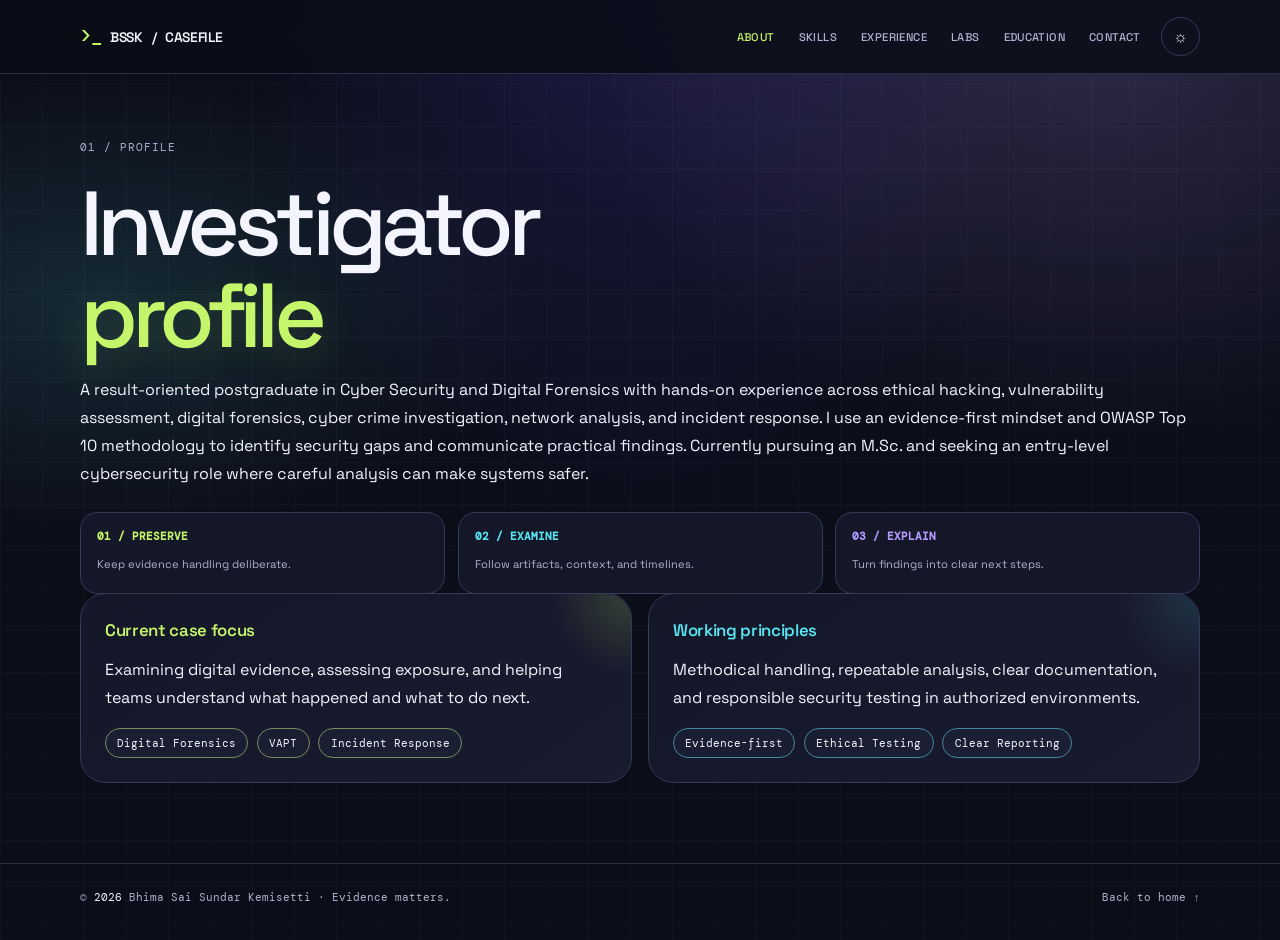
<file: about.html>
<!doctype html>
<html lang="en">
<head>
  <meta charset="utf-8"><meta name="viewport" content="width=device-width, initial-scale=1">
  <meta name="description" content="About Bhima Sai Sundar Kemisetti, a postgraduate in Cyber Security and Digital Forensics.">
  <meta property="og:title" content="About | Bhima Sai Sundar Kemisetti"><meta property="og:description" content="An evidence-first cyber security and digital forensics investigator."><meta property="og:type" content="website">
  <meta name="theme-color" content="#090909"><title>About | Bhima Sai Sundar Kemisetti</title>
  <link rel="icon" href="data:image/svg+xml,%3Csvg xmlns='http://www.w3.org/2000/svg' viewBox='0 0 64 64'%3E%3Crect width='64' height='64' rx='12' fill='%23090909'/%3E%3Ctext x='11' y='44' fill='%23F4F4F2' font-family='monospace' font-size='34'%3E%3E_%3C/text%3E%3C/svg%3E">
  <link rel="preconnect" href="https://fonts.googleapis.com"><link rel="preconnect" href="https://fonts.gstatic.com" crossorigin>
  <link href="https://fonts.googleapis.com/css2?family=DM+Mono:wght@400;500&family=Space+Grotesk:wght@400;500;600;700&display=swap" rel="stylesheet"><link rel="stylesheet" href="assets/pages.css">
</head>
<body><a class="skip-link" href="#main">Skip to content</a>
<header class="site-header"><nav class="container nav-wrap" aria-label="Main navigation">
  <a class="brand" href="index.html"><span class="brand-mark" aria-hidden="true">&gt;_</span> BSSK<span aria-hidden="true">/</span>CASEFILE</a>
  <div class="nav-right"><div class="nav-links"><a href="about.html" aria-current="page">ABOUT</a><a href="skills.html">SKILLS</a><a href="experience.html">EXPERIENCE</a><a href="projects.html">LABS</a><a href="education.html">EDUCATION</a><a href="contact.html">CONTACT</a></div><button class="theme-toggle" id="theme-toggle" type="button" aria-label="Switch to light theme" title="Toggle color theme">☼</button></div>
</nav></header>
<main id="main" class="container"><div class="eyebrow">01 / Profile</div><header class="page-heading"><h1>Investigator <span>profile</span></h1></header>
  <p class="intro">A result-oriented postgraduate in Cyber Security and Digital Forensics with hands-on experience across ethical hacking, vulnerability assessment, digital forensics, cyber crime investigation, network analysis, and incident response. I use an evidence-first mindset and OWASP Top 10 methodology to identify security gaps and communicate practical findings. Currently pursuing an M.Sc. and seeking an entry-level cybersecurity role where careful analysis can make systems safer.</p>
  <div class="about-method" aria-label="Investigation mindset"><div class="method-step"><strong>01 / Preserve</strong><span>Keep evidence handling deliberate.</span></div><div class="method-step"><strong>02 / Examine</strong><span>Follow artifacts, context, and timelines.</span></div><div class="method-step"><strong>03 / Explain</strong><span>Turn findings into clear next steps.</span></div></div>
  <div class="grid">
    <article class="card"><h3>Current case focus</h3><p>Examining digital evidence, assessing exposure, and helping teams understand what happened and what to do next.</p><div class="tag-list"><span class="tag">Digital Forensics</span><span class="tag">VAPT</span><span class="tag">Incident Response</span></div></article>
    <article class="card"><h3>Working principles</h3><p>Methodical handling, repeatable analysis, clear documentation, and responsible security testing in authorized environments.</p><div class="tag-list"><span class="tag">Evidence-first</span><span class="tag">Ethical Testing</span><span class="tag">Clear Reporting</span></div></article>
  </div>
</main><footer class="page-footer"><div class="container footer-line"><span>© <span data-current-year></span> Bhima Sai Sundar Kemisetti · Evidence matters.</span><a href="index.html">Back to home ↑</a></div></footer>
<script src="assets/pages.js"></script></body></html>
</file>
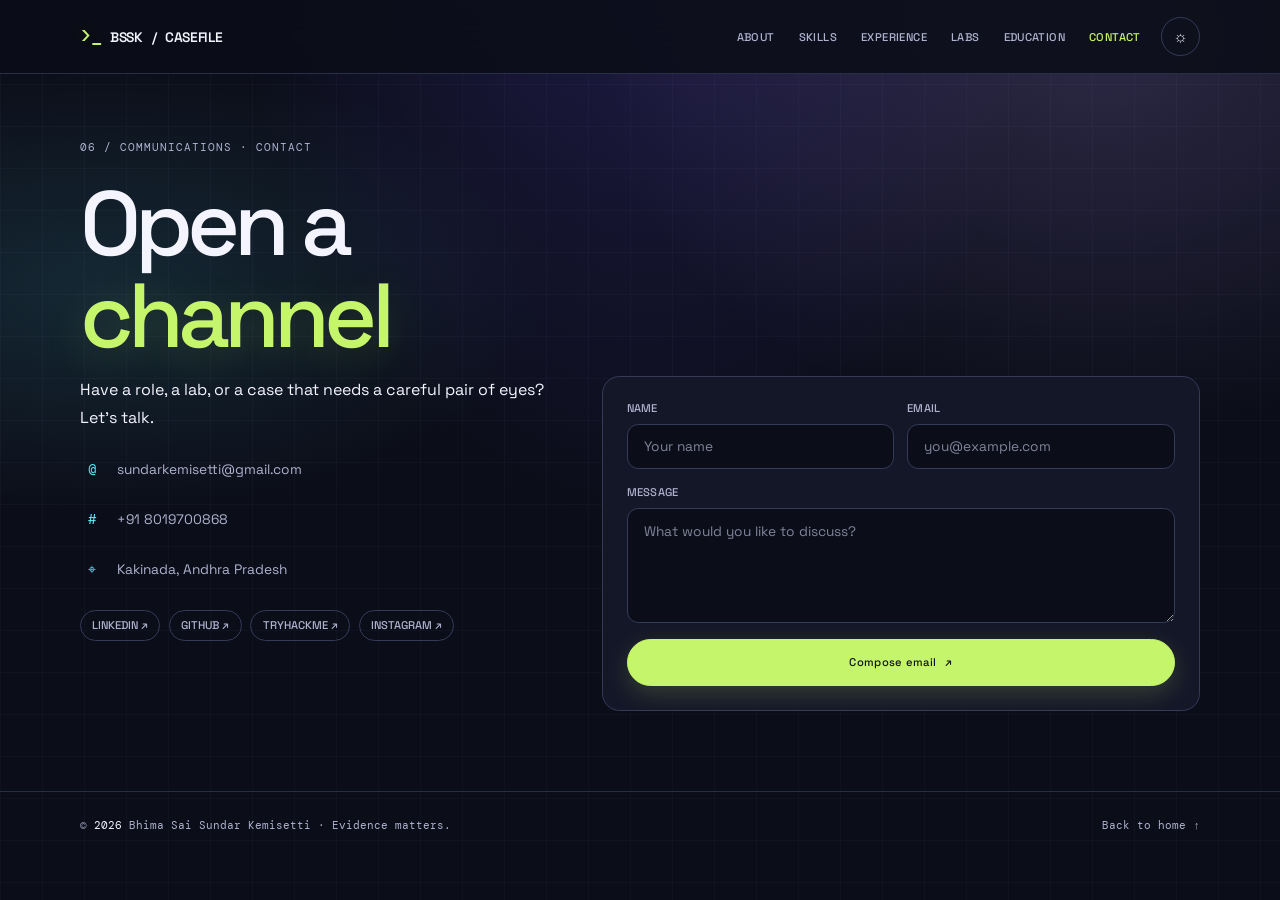
<file: contact.html>
<!doctype html>
<html lang="en">
<head>
  <meta charset="utf-8"><meta name="viewport" content="width=device-width, initial-scale=1">
  <meta name="description" content="Contact Bhima Sai Sundar Kemisetti for cybersecurity opportunities and collaboration.">
  <meta property="og:title" content="Contact | Bhima Sai Sundar Kemisetti"><meta property="og:description" content="Get in touch about roles, labs, and collaboration."><meta property="og:type" content="website">
  <meta name="theme-color" content="#090909"><title>Contact | Bhima Sai Sundar Kemisetti</title>
  <link rel="icon" href="data:image/svg+xml,%3Csvg xmlns='http://www.w3.org/2000/svg' viewBox='0 0 64 64'%3E%3Crect width='64' height='64' rx='12' fill='%23090909'/%3E%3Ctext x='11' y='44' fill='%23F4F4F2' font-family='monospace' font-size='34'%3E%3E_%3C/text%3E%3C/svg%3E">
  <link rel="preconnect" href="https://fonts.googleapis.com"><link rel="preconnect" href="https://fonts.gstatic.com" crossorigin>
  <link href="https://fonts.googleapis.com/css2?family=DM+Mono:wght@400;500&family=Space+Grotesk:wght@400;500;600;700&display=swap" rel="stylesheet"><link rel="stylesheet" href="assets/pages.css">
</head>
<body><a class="skip-link" href="#main">Skip to content</a>
<header class="site-header"><nav class="container nav-wrap" aria-label="Main navigation">
  <a class="brand" href="index.html"><span class="brand-mark" aria-hidden="true">&gt;_</span> BSSK<span aria-hidden="true">/</span>CASEFILE</a>
  <div class="nav-right"><div class="nav-links"><a href="about.html">ABOUT</a><a href="skills.html">SKILLS</a><a href="experience.html">EXPERIENCE</a><a href="projects.html">LABS</a><a href="education.html">EDUCATION</a><a href="contact.html" aria-current="page">CONTACT</a></div><button class="theme-toggle" id="theme-toggle" type="button" aria-label="Switch to light theme" title="Toggle color theme">☼</button></div>
</nav></header>
<main id="main" class="container"><div class="eyebrow">06 / Communications · Contact</div><header class="page-heading"><h1>Open a <span>channel</span></h1></header>
  <div class="contact-grid">
    <div><p class="intro">Have a role, a lab, or a case that needs a careful pair of eyes? Let’s talk.</p><div class="contact-list">
      <a class="contact-item" data-contact-email-link><span class="contact-icon" aria-hidden="true">@</span><span data-contact-email>sundarkemisetti@gmail.com</span></a>
      <a class="contact-item" href="tel:+918019700868"><span class="contact-icon" aria-hidden="true">#</span>+91 8019700868</a>
      <div class="contact-item"><span class="contact-icon" aria-hidden="true">⌖</span>Kakinada, Andhra Pradesh</div>
    </div>
    <div class="social-row" aria-label="Social and lab profiles"><a data-profile-link="linkedin">LINKEDIN ↗</a><a data-profile-link="github">GITHUB ↗</a><a data-profile-link="tryhackme">TRYHACKME ↗</a><a data-profile-link="instagram">INSTAGRAM ↗</a></div>
    </div>
    <form class="contact-form" id="contact-form"><div class="form-row">
      <label for="sender-name">NAME<input id="sender-name" name="name" autocomplete="name" placeholder="Your name" required></label>
      <label for="sender-email">EMAIL<input id="sender-email" name="email" type="email" autocomplete="email" placeholder="you@example.com" required></label>
    </div><label for="message">MESSAGE<textarea id="message" name="message" placeholder="What would you like to discuss?" required></textarea></label>
    <button class="button primary" type="submit">Compose email <span aria-hidden="true">↗</span></button></form>
  </div>
</main><footer class="page-footer"><div class="container footer-line"><span>© <span data-current-year></span> Bhima Sai Sundar Kemisetti · Evidence matters.</span><a href="index.html">Back to home ↑</a></div></footer>
<script src="assets/portfolio-config.js"></script><script src="assets/pages.js"></script></body></html>
</file>
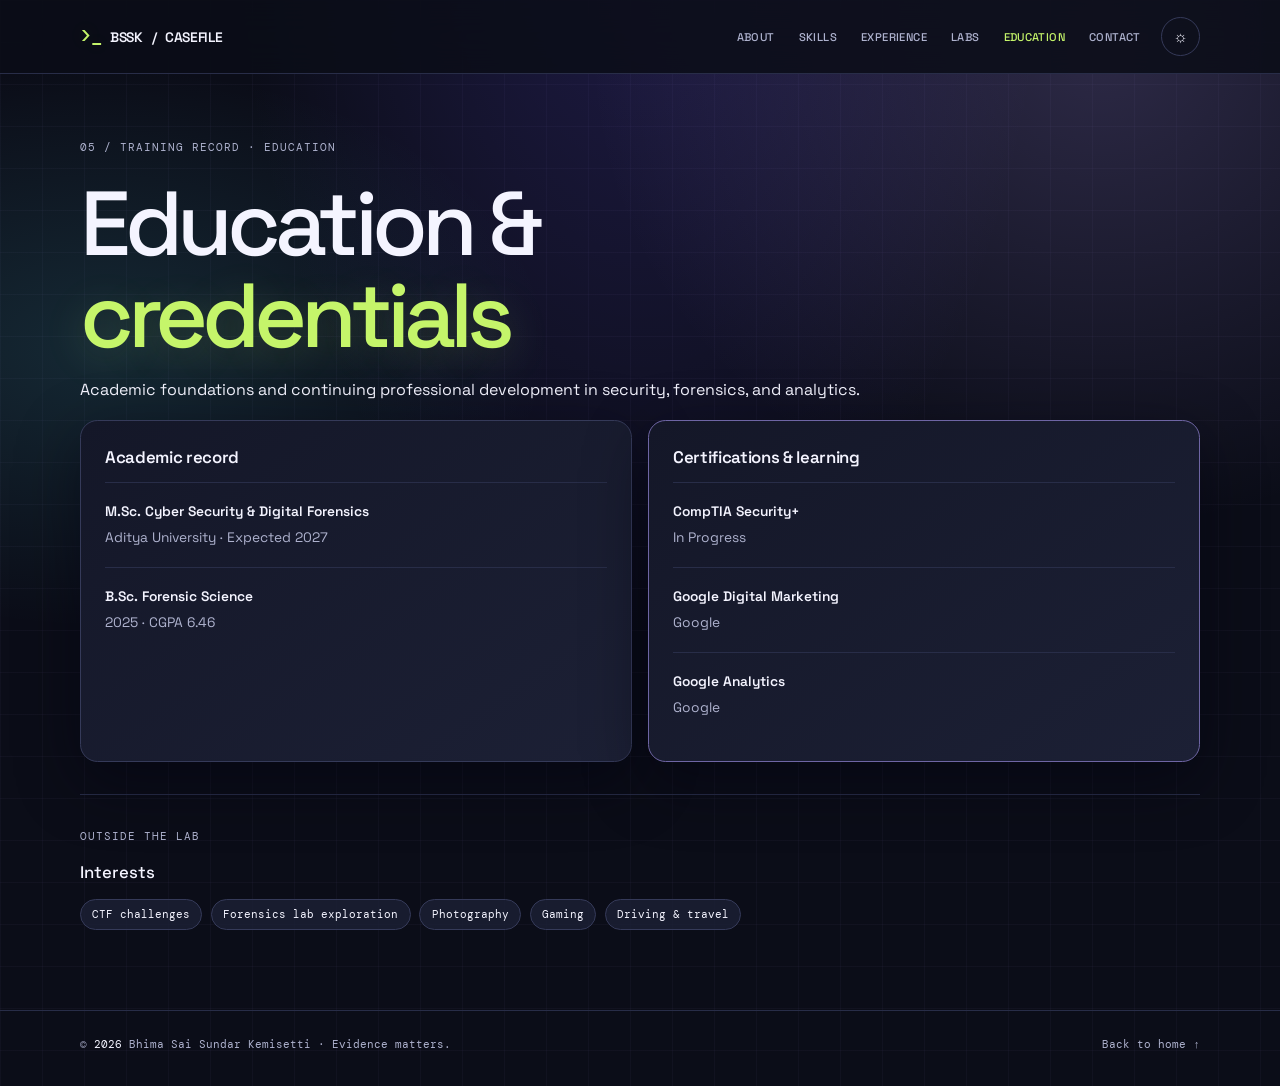
<file: education.html>
<!doctype html>
<html lang="en">
<head>
  <meta charset="utf-8"><meta name="viewport" content="width=device-width, initial-scale=1">
  <meta name="description" content="Education and certifications of Bhima Sai Sundar Kemisetti.">
  <meta property="og:title" content="Education | Bhima Sai Sundar Kemisetti"><meta property="og:description" content="Academic record and certifications."><meta property="og:type" content="website">
  <meta name="theme-color" content="#090909"><title>Education | Bhima Sai Sundar Kemisetti</title>
  <link rel="icon" href="data:image/svg+xml,%3Csvg xmlns='http://www.w3.org/2000/svg' viewBox='0 0 64 64'%3E%3Crect width='64' height='64' rx='12' fill='%23090909'/%3E%3Ctext x='11' y='44' fill='%23F4F4F2' font-family='monospace' font-size='34'%3E%3E_%3C/text%3E%3C/svg%3E">
  <link rel="preconnect" href="https://fonts.googleapis.com"><link rel="preconnect" href="https://fonts.gstatic.com" crossorigin>
  <link href="https://fonts.googleapis.com/css2?family=DM+Mono:wght@400;500&family=Space+Grotesk:wght@400;500;600;700&display=swap" rel="stylesheet"><link rel="stylesheet" href="assets/pages.css">
</head>
<body><a class="skip-link" href="#main">Skip to content</a>
<header class="site-header"><nav class="container nav-wrap" aria-label="Main navigation">
  <a class="brand" href="index.html"><span class="brand-mark" aria-hidden="true">&gt;_</span> BSSK<span aria-hidden="true">/</span>CASEFILE</a>
  <div class="nav-right"><div class="nav-links"><a href="about.html">ABOUT</a><a href="skills.html">SKILLS</a><a href="experience.html">EXPERIENCE</a><a href="projects.html">LABS</a><a href="education.html" aria-current="page">EDUCATION</a><a href="contact.html">CONTACT</a></div><button class="theme-toggle" id="theme-toggle" type="button" aria-label="Switch to light theme" title="Toggle color theme">☼</button></div>
</nav></header>
<main id="main" class="container"><div class="eyebrow">05 / Training record · Education</div><header class="page-heading"><h1>Education & <span>credentials</span></h1></header>
  <p class="intro">Academic foundations and continuing professional development in security, forensics, and analytics.</p>
  <div class="education-grid">
    <section class="edu-column" aria-labelledby="academic-title"><h3 id="academic-title">Academic record</h3><div class="edu-entry"><strong>M.Sc. Cyber Security & Digital Forensics</strong><span>Aditya University · Expected 2027</span></div><div class="edu-entry"><strong>B.Sc. Forensic Science</strong><span>2025 · CGPA 6.46</span></div></section>
    <section class="edu-column" aria-labelledby="cert-title"><h3 id="cert-title">Certifications & learning</h3><div class="edu-entry"><strong>CompTIA Security+</strong><span>In Progress</span></div><div class="edu-entry"><strong>Google Digital Marketing</strong><span>Google</span></div><div class="edu-entry"><strong>Google Analytics</strong><span>Google</span></div></section>
  </div>
  <section class="education-interests" aria-labelledby="interests-title"><div class="eyebrow">Outside the lab</div><h2 id="interests-title">Interests</h2><div class="tag-list"><span class="tag">CTF challenges</span><span class="tag">Forensics lab exploration</span><span class="tag">Photography</span><span class="tag">Gaming</span><span class="tag">Driving & travel</span></div></section>
</main><footer class="page-footer"><div class="container footer-line"><span>© <span data-current-year></span> Bhima Sai Sundar Kemisetti · Evidence matters.</span><a href="index.html">Back to home ↑</a></div></footer>
<script src="assets/pages.js"></script></body></html>
</file>
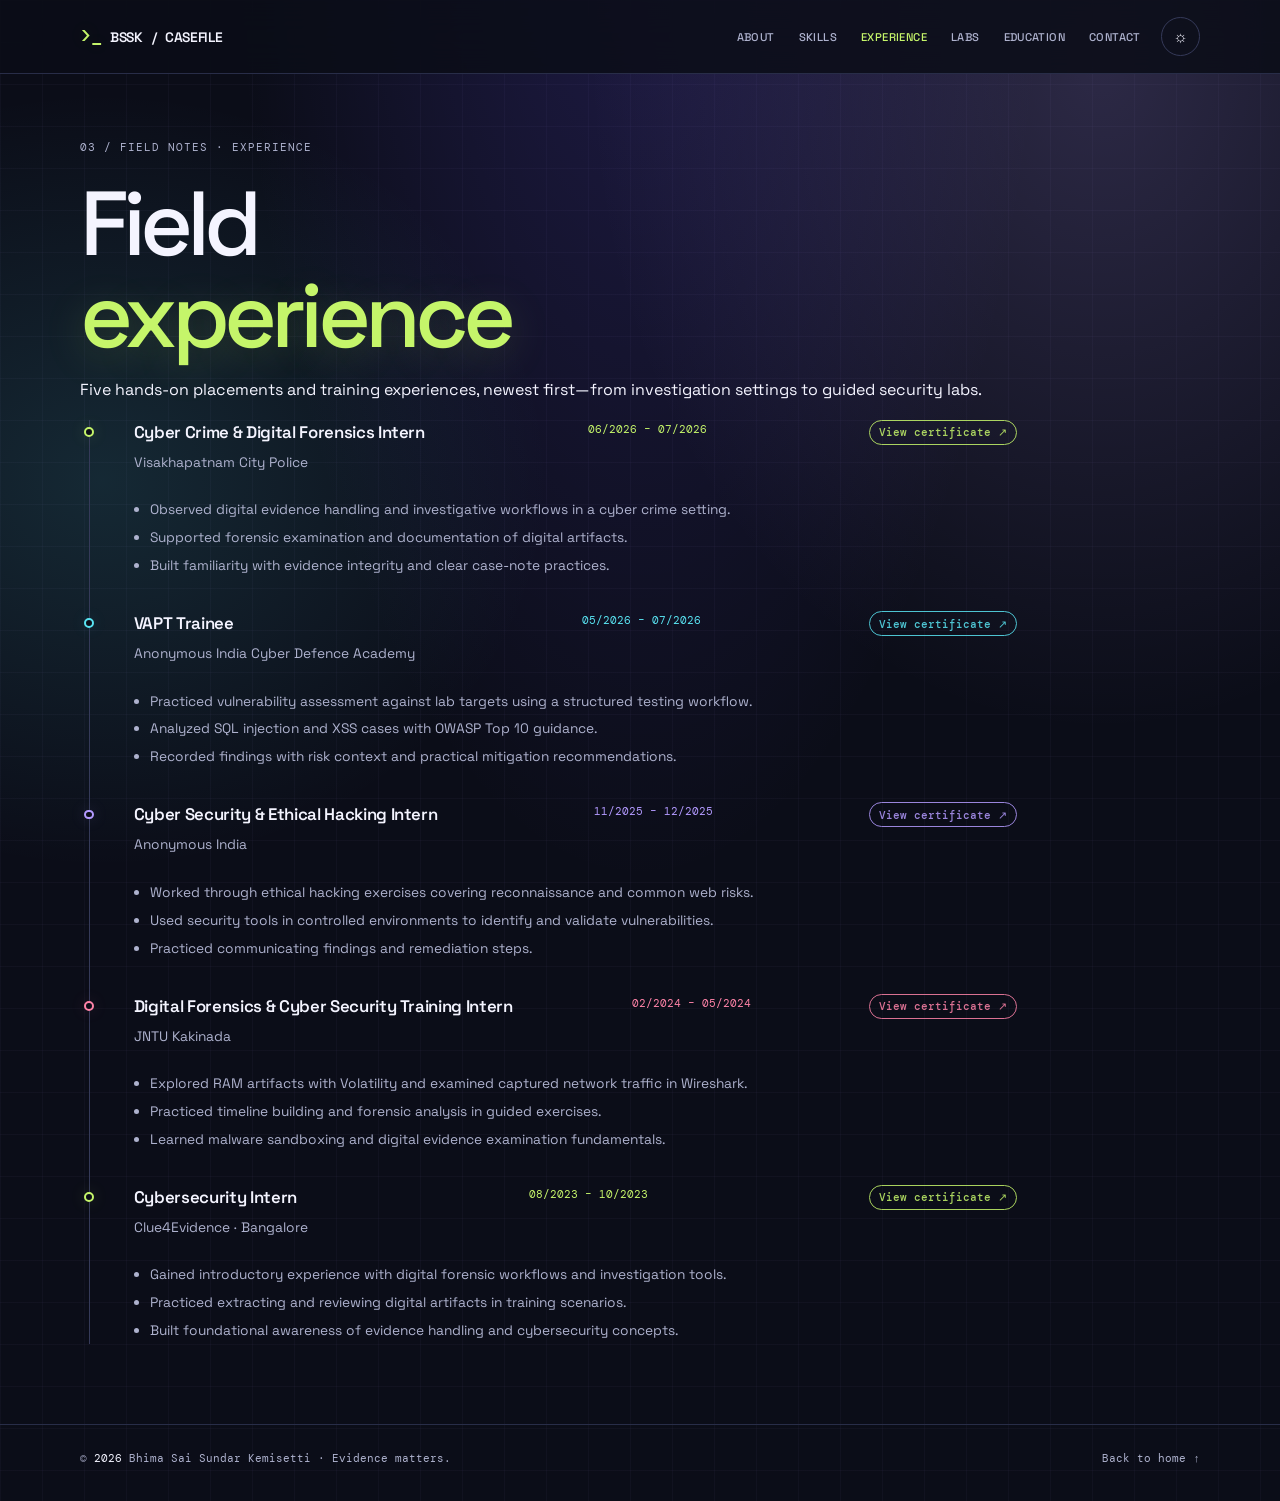
<file: experience.html>
<!doctype html>
<html lang="en">
<head>
  <meta charset="utf-8"><meta name="viewport" content="width=device-width, initial-scale=1">
  <meta name="description" content="Internship and training experience in cyber crime, VAPT, ethical hacking, and digital forensics.">
  <meta property="og:title" content="Experience | Bhima Sai Sundar Kemisetti"><meta property="og:description" content="Cybersecurity and digital forensics field experience."><meta property="og:type" content="website">
  <meta name="theme-color" content="#090909"><title>Experience | Bhima Sai Sundar Kemisetti</title>
  <link rel="icon" href="data:image/svg+xml,%3Csvg xmlns='http://www.w3.org/2000/svg' viewBox='0 0 64 64'%3E%3Crect width='64' height='64' rx='12' fill='%23090909'/%3E%3Ctext x='11' y='44' fill='%23F4F4F2' font-family='monospace' font-size='34'%3E%3E_%3C/text%3E%3C/svg%3E">
  <link rel="preconnect" href="https://fonts.googleapis.com"><link rel="preconnect" href="https://fonts.gstatic.com" crossorigin>
  <link href="https://fonts.googleapis.com/css2?family=DM+Mono:wght@400;500&family=Space+Grotesk:wght@400;500;600;700&display=swap" rel="stylesheet"><link rel="stylesheet" href="assets/pages.css">
</head>
<body><a class="skip-link" href="#main">Skip to content</a>
<header class="site-header"><nav class="container nav-wrap" aria-label="Main navigation">
  <a class="brand" href="index.html"><span class="brand-mark" aria-hidden="true">&gt;_</span> BSSK<span aria-hidden="true">/</span>CASEFILE</a>
  <div class="nav-right"><div class="nav-links"><a href="about.html">ABOUT</a><a href="skills.html">SKILLS</a><a href="experience.html" aria-current="page">EXPERIENCE</a><a href="projects.html">LABS</a><a href="education.html">EDUCATION</a><a href="contact.html">CONTACT</a></div><button class="theme-toggle" id="theme-toggle" type="button" aria-label="Switch to light theme" title="Toggle color theme">☼</button></div>
</nav></header>
<main id="main" class="container"><div class="eyebrow">03 / Field notes · Experience</div><header class="page-heading"><h1>Field <span>experience</span></h1></header>
  <p class="intro">Five hands-on placements and training experiences, newest first—from investigation settings to guided security labs.</p>
  <div class="timeline">
    <article class="timeline-item" data-cert="cyber-crime-intern"><div class="timeline-head"><div><h3>Cyber Crime & Digital Forensics Intern</h3><p class="timeline-org">Visakhapatnam City Police</p></div><span class="timeline-date">06/2026 – 07/2026</span></div><ul><li>Observed digital evidence handling and investigative workflows in a cyber crime setting.</li><li>Supported forensic examination and documentation of digital artifacts.</li><li>Built familiarity with evidence integrity and clear case-note practices.</li></ul></article>
    <article class="timeline-item" data-cert="vapt-trainee"><div class="timeline-head"><div><h3>VAPT Trainee</h3><p class="timeline-org">Anonymous India Cyber Defence Academy</p></div><span class="timeline-date">05/2026 – 07/2026</span></div><ul><li>Practiced vulnerability assessment against lab targets using a structured testing workflow.</li><li>Analyzed SQL injection and XSS cases with OWASP Top 10 guidance.</li><li>Recorded findings with risk context and practical mitigation recommendations.</li></ul></article>
    <article class="timeline-item" data-cert="ethical-hacking-intern"><div class="timeline-head"><div><h3>Cyber Security & Ethical Hacking Intern</h3><p class="timeline-org">Anonymous India</p></div><span class="timeline-date">11/2025 – 12/2025</span></div><ul><li>Worked through ethical hacking exercises covering reconnaissance and common web risks.</li><li>Used security tools in controlled environments to identify and validate vulnerabilities.</li><li>Practiced communicating findings and remediation steps.</li></ul></article>
    <article class="timeline-item" data-cert="jntu-intern"><div class="timeline-head"><div><h3>Digital Forensics & Cyber Security Training Intern</h3><p class="timeline-org">JNTU Kakinada</p></div><span class="timeline-date">02/2024 – 05/2024</span></div><ul><li>Explored RAM artifacts with Volatility and examined captured network traffic in Wireshark.</li><li>Practiced timeline building and forensic analysis in guided exercises.</li><li>Learned malware sandboxing and digital evidence examination fundamentals.</li></ul></article>
    <article class="timeline-item" data-cert="clue4evidence-intern"><div class="timeline-head"><div><h3>Cybersecurity Intern</h3><p class="timeline-org">Clue4Evidence · Bangalore</p></div><span class="timeline-date">08/2023 – 10/2023</span></div><ul><li>Gained introductory experience with digital forensic workflows and investigation tools.</li><li>Practiced extracting and reviewing digital artifacts in training scenarios.</li><li>Built foundational awareness of evidence handling and cybersecurity concepts.</li></ul></article>
  </div>
</main><footer class="page-footer"><div class="container footer-line"><span>© <span data-current-year></span> Bhima Sai Sundar Kemisetti · Evidence matters.</span><a href="index.html">Back to home ↑</a></div></footer>
<script src="assets/pages.js"></script><script src="assets/certificates.js"></script></body></html>
</file>
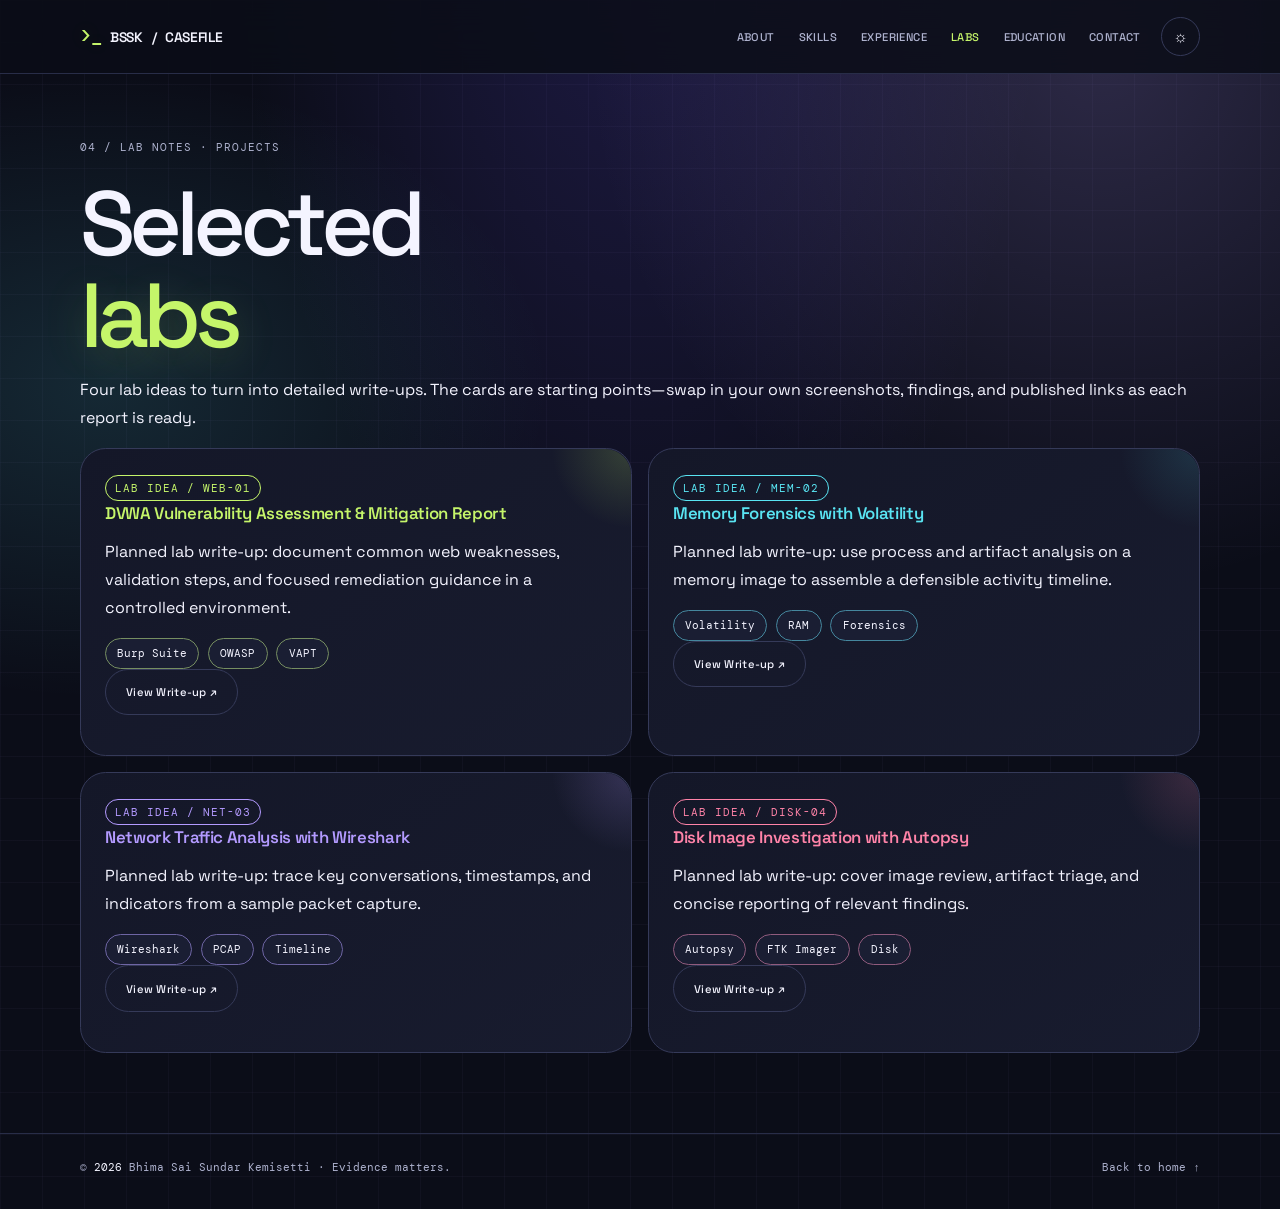
<file: projects.html>
<!doctype html>
<html lang="en">
<head>
  <meta charset="utf-8"><meta name="viewport" content="width=device-width, initial-scale=1">
  <meta name="description" content="Digital forensics and cybersecurity labs by Bhima Sai Sundar Kemisetti.">
  <meta property="og:title" content="Labs | Bhima Sai Sundar Kemisetti"><meta property="og:description" content="Selected security assessment and forensics lab write-ups."><meta property="og:type" content="website">
  <meta name="theme-color" content="#090909"><title>Labs | Bhima Sai Sundar Kemisetti</title>
  <link rel="icon" href="data:image/svg+xml,%3Csvg xmlns='http://www.w3.org/2000/svg' viewBox='0 0 64 64'%3E%3Crect width='64' height='64' rx='12' fill='%23090909'/%3E%3Ctext x='11' y='44' fill='%23F4F4F2' font-family='monospace' font-size='34'%3E%3E_%3C/text%3E%3C/svg%3E">
  <link rel="preconnect" href="https://fonts.googleapis.com"><link rel="preconnect" href="https://fonts.gstatic.com" crossorigin>
  <link href="https://fonts.googleapis.com/css2?family=DM+Mono:wght@400;500&family=Space+Grotesk:wght@400;500;600;700&display=swap" rel="stylesheet"><link rel="stylesheet" href="assets/pages.css">
</head>
<body><a class="skip-link" href="#main">Skip to content</a>
<header class="site-header"><nav class="container nav-wrap" aria-label="Main navigation">
  <a class="brand" href="index.html"><span class="brand-mark" aria-hidden="true">&gt;_</span> BSSK<span aria-hidden="true">/</span>CASEFILE</a>
  <div class="nav-right"><div class="nav-links"><a href="about.html">ABOUT</a><a href="skills.html">SKILLS</a><a href="experience.html">EXPERIENCE</a><a href="projects.html" aria-current="page">LABS</a><a href="education.html">EDUCATION</a><a href="contact.html">CONTACT</a></div><button class="theme-toggle" id="theme-toggle" type="button" aria-label="Switch to light theme" title="Toggle color theme">☼</button></div>
</nav></header>
<main id="main" class="container"><div class="eyebrow">04 / Lab notes · Projects</div><header class="page-heading"><h1>Selected <span>labs</span></h1></header>
  <p class="intro">Four lab ideas to turn into detailed write-ups. The cards are starting points—swap in your own screenshots, findings, and published links as each report is ready.</p>
  <!-- Update these project summaries, tool tags, and placeholder links with your own work. -->
  <div class="grid">
    <article class="card"><span class="project-id">LAB IDEA / WEB-01</span><h3>DVWA Vulnerability Assessment & Mitigation Report</h3><p>Planned lab write-up: document common web weaknesses, validation steps, and focused remediation guidance in a controlled environment.</p><div class="tag-list"><span class="tag">Burp Suite</span><span class="tag">OWASP</span><span class="tag">VAPT</span></div><p><a class="button" href="#" aria-label="View DVWA write-up (replace placeholder link)">View Write-up ↗</a></p></article>
    <article class="card"><span class="project-id">LAB IDEA / MEM-02</span><h3>Memory Forensics with Volatility</h3><p>Planned lab write-up: use process and artifact analysis on a memory image to assemble a defensible activity timeline.</p><div class="tag-list"><span class="tag">Volatility</span><span class="tag">RAM</span><span class="tag">Forensics</span></div><p><a class="button" href="#" aria-label="View memory forensics write-up (replace placeholder link)">View Write-up ↗</a></p></article>
    <article class="card"><span class="project-id">LAB IDEA / NET-03</span><h3>Network Traffic Analysis with Wireshark</h3><p>Planned lab write-up: trace key conversations, timestamps, and indicators from a sample packet capture.</p><div class="tag-list"><span class="tag">Wireshark</span><span class="tag">PCAP</span><span class="tag">Timeline</span></div><p><a class="button" href="#" aria-label="View network analysis write-up (replace placeholder link)">View Write-up ↗</a></p></article>
    <article class="card"><span class="project-id">LAB IDEA / DISK-04</span><h3>Disk Image Investigation with Autopsy</h3><p>Planned lab write-up: cover image review, artifact triage, and concise reporting of relevant findings.</p><div class="tag-list"><span class="tag">Autopsy</span><span class="tag">FTK Imager</span><span class="tag">Disk</span></div><p><a class="button" href="#" aria-label="View disk investigation write-up (replace placeholder link)">View Write-up ↗</a></p></article>
  </div>
</main><footer class="page-footer"><div class="container footer-line"><span>© <span data-current-year></span> Bhima Sai Sundar Kemisetti · Evidence matters.</span><a href="index.html">Back to home ↑</a></div></footer>
<script src="assets/pages.js"></script></body></html>
</file>
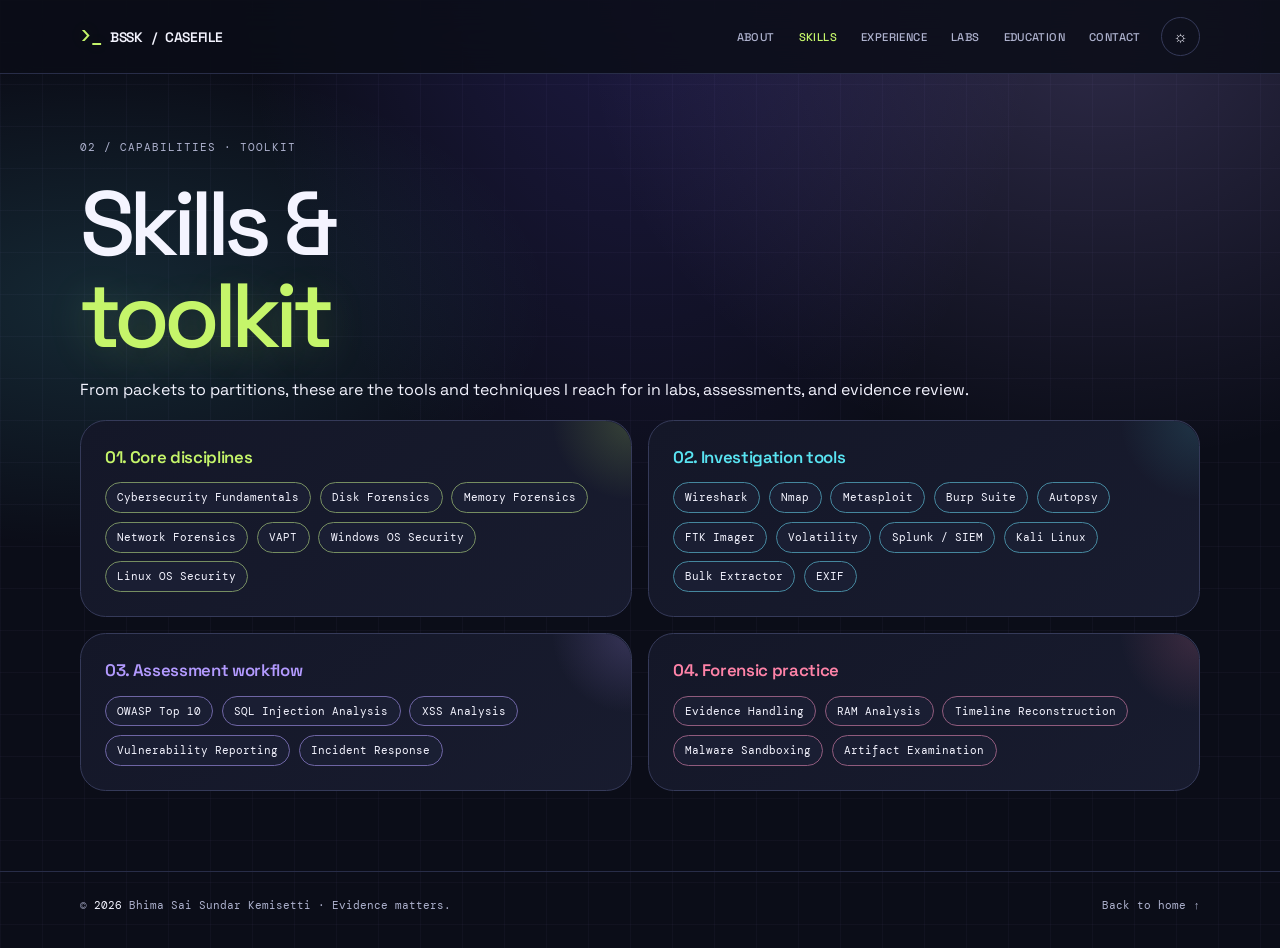
<file: skills.html>
<!doctype html>
<html lang="en">
<head>
  <meta charset="utf-8"><meta name="viewport" content="width=device-width, initial-scale=1">
  <meta name="description" content="Cybersecurity, digital forensics, and investigation skills of Bhima Sai Sundar Kemisetti.">
  <meta property="og:title" content="Skills | Bhima Sai Sundar Kemisetti"><meta property="og:description" content="Core disciplines, tools, assessment workflow, and forensic practice."><meta property="og:type" content="website">
  <meta name="theme-color" content="#090909"><title>Skills | Bhima Sai Sundar Kemisetti</title>
  <link rel="icon" href="data:image/svg+xml,%3Csvg xmlns='http://www.w3.org/2000/svg' viewBox='0 0 64 64'%3E%3Crect width='64' height='64' rx='12' fill='%23090909'/%3E%3Ctext x='11' y='44' fill='%23F4F4F2' font-family='monospace' font-size='34'%3E%3E_%3C/text%3E%3C/svg%3E">
  <link rel="preconnect" href="https://fonts.googleapis.com"><link rel="preconnect" href="https://fonts.gstatic.com" crossorigin>
  <link href="https://fonts.googleapis.com/css2?family=DM+Mono:wght@400;500&family=Space+Grotesk:wght@400;500;600;700&display=swap" rel="stylesheet"><link rel="stylesheet" href="assets/pages.css">
</head>
<body><a class="skip-link" href="#main">Skip to content</a>
<header class="site-header"><nav class="container nav-wrap" aria-label="Main navigation">
  <a class="brand" href="index.html"><span class="brand-mark" aria-hidden="true">&gt;_</span> BSSK<span aria-hidden="true">/</span>CASEFILE</a>
  <div class="nav-right"><div class="nav-links"><a href="about.html">ABOUT</a><a href="skills.html" aria-current="page">SKILLS</a><a href="experience.html">EXPERIENCE</a><a href="projects.html">LABS</a><a href="education.html">EDUCATION</a><a href="contact.html">CONTACT</a></div><button class="theme-toggle" id="theme-toggle" type="button" aria-label="Switch to light theme" title="Toggle color theme">☼</button></div>
</nav></header>
<main id="main" class="container"><div class="eyebrow">02 / Capabilities · Toolkit</div><header class="page-heading"><h1>Skills & <span>toolkit</span></h1></header>
  <p class="intro">From packets to partitions, these are the tools and techniques I reach for in labs, assessments, and evidence review.</p>
  <div class="grid">
    <article class="card"><h3>01. Core disciplines</h3><div class="tag-list"><span class="tag">Cybersecurity Fundamentals</span><span class="tag">Disk Forensics</span><span class="tag">Memory Forensics</span><span class="tag">Network Forensics</span><span class="tag">VAPT</span><span class="tag">Windows OS Security</span><span class="tag">Linux OS Security</span></div></article>
    <article class="card"><h3>02. Investigation tools</h3><div class="tag-list"><span class="tag">Wireshark</span><span class="tag">Nmap</span><span class="tag">Metasploit</span><span class="tag">Burp Suite</span><span class="tag">Autopsy</span><span class="tag">FTK Imager</span><span class="tag">Volatility</span><span class="tag">Splunk / SIEM</span><span class="tag">Kali Linux</span><span class="tag">Bulk Extractor</span><span class="tag">EXIF</span></div></article>
    <article class="card"><h3>03. Assessment workflow</h3><div class="tag-list"><span class="tag">OWASP Top 10</span><span class="tag">SQL Injection Analysis</span><span class="tag">XSS Analysis</span><span class="tag">Vulnerability Reporting</span><span class="tag">Incident Response</span></div></article>
    <article class="card"><h3>04. Forensic practice</h3><div class="tag-list"><span class="tag">Evidence Handling</span><span class="tag">RAM Analysis</span><span class="tag">Timeline Reconstruction</span><span class="tag">Malware Sandboxing</span><span class="tag">Artifact Examination</span></div></article>
  </div>
</main><footer class="page-footer"><div class="container footer-line"><span>© <span data-current-year></span> Bhima Sai Sundar Kemisetti · Evidence matters.</span><a href="index.html">Back to home ↑</a></div></footer>
<script src="assets/pages.js"></script></body></html>
</file>
<file: assets/pages.css>
:root {
  color-scheme: dark;
  --color-bg: #0b0d18;
  --color-surface: #141728;
  --color-raised: #1c2035;
  --color-text: #f4f4ff;
  --color-muted: #aeb2ce;
  --color-accent: #c5f56a;
  --color-lime: #c5f56a;
  --color-aqua: #59e4f2;
  --color-violet: #b39aff;
  --color-coral: #ff83a8;
  --color-border: #353a59;
  --color-border-soft: #282d48;
  --color-inverse: #111322;
  --color-glow: rgba(110, 83, 255, .22);
  --color-haze: rgba(197, 245, 106, .18);
  --color-haze-soft: rgba(89, 228, 242, .13);
  --color-shadow: rgba(1, 3, 15, .48);
  --color-overlay: rgba(11, 13, 24, .86);
  --color-purple-glow: rgba(179, 154, 255, .2);
  --color-coral-glow: rgba(255, 131, 168, .16);
  --cyber-logo-size: clamp(15rem, 43vw, 37rem);
  --cyber-logo-mobile-size: clamp(12rem, 70vw, 22rem);
  --cyber-logo-opacity: .22;
  --cyber-logo-color: var(--color-lime);
  --cyber-logo-glow: var(--color-haze);
  --font-body: "Space Grotesk", Arial, sans-serif;
  --font-mono: "DM Mono", "Courier New", monospace;
  --font-size-xs: .7rem;
  --font-size-sm: .86rem;
  --font-size-body: 1rem;
  --font-size-lead: clamp(1rem, 1.4vw, 1.12rem);
  --font-size-h1: clamp(2.6rem, 7.1vw, 6.4rem);
  --font-size-h2: clamp(1.9rem, 4vw, 3.25rem);
  --font-size-h3: 1.05rem;
  --weight-regular: 400;
  --weight-medium: 500;
  --weight-semibold: 600;
  --tracking-tight: -.065em;
  --tracking-heading: -.045em;
  --tracking-label: .09em;
  --space-1: .35rem;
  --space-2: .55rem;
  --space-3: .8rem;
  --space-4: 1rem;
  --space-5: 1.25rem;
  --space-6: 1.5rem;
  --space-8: 2rem;
  --space-10: 2.5rem;
  --space-12: 3rem;
  --space-16: 4rem;
  --space-20: 5rem;
  --space-section: clamp(4.5rem, 9vw, 8rem);
  --radius-sm: .7rem;
  --radius-md: 1.1rem;
  --radius-lg: 1.6rem;
  --radius-pill: 999px;
  --shadow-panel: 0 20px 64px var(--color-shadow);
  --shadow-hover: 0 20px 50px rgba(1, 3, 15, .32);
  --shadow-glow: 0 0 28px var(--color-glow);
  --content-width: 1120px;
  --nav-height: 74px;
  --motion-fast: 180ms ease;
  --motion-standard: 320ms cubic-bezier(.2, .7, .2, 1);
}
[data-theme="light"] {
  color-scheme: light;
  --color-bg: #f7f5ff;
  --color-surface: #fff;
  --color-raised: #f0edff;
  --color-text: #17182b;
  --color-muted: #555a78;
  --color-accent: #4f6810;
  --color-lime: #66851a;
  --color-aqua: #007b8b;
  --color-violet: #6844c4;
  --color-coral: #b52e5b;
  --color-border: #d9d6ec;
  --color-border-soft: #e8e5f4;
  --color-inverse: #fbffe9;
  --color-glow: rgba(110, 83, 255, .1);
  --color-haze: rgba(197, 245, 106, .32);
  --color-haze-soft: rgba(89, 228, 242, .2);
  --color-shadow: rgba(46, 39, 92, .1);
  --color-overlay: rgba(247, 245, 255, .88);
  --color-purple-glow: rgba(179, 154, 255, .16);
  --color-coral-glow: rgba(181, 46, 91, .12);
  --shadow-hover: 0 20px 48px rgba(46, 39, 92, .13);
}
*, *::before, *::after { box-sizing: border-box; }
html { scroll-behavior: smooth; scroll-padding-top: calc(var(--nav-height) + var(--space-4)); }
body {
  position: relative;
  isolation: isolate;
  min-height: 100vh;
  margin: 0;
  overflow-x: hidden;
  background:
    radial-gradient(ellipse at 86% 4%, var(--color-purple-glow), transparent 32rem),
    radial-gradient(ellipse at 8% 32%, var(--color-haze-soft), transparent 28rem),
    radial-gradient(ellipse at 50% -18%, var(--color-glow), transparent 46%),
    linear-gradient(rgba(179,154,255,.035) 1px, transparent 1px),
    linear-gradient(90deg, rgba(179,154,255,.035) 1px, transparent 1px),
    var(--color-bg);
  background-size: auto, auto, auto, 42px 42px, 42px 42px, auto;
  color: var(--color-text);
  font: var(--weight-regular) var(--font-size-body)/1.75 var(--font-body);
  transition: background-color var(--motion-standard), color var(--motion-standard);
  -webkit-font-smoothing: antialiased;
  text-rendering: optimizeLegibility;
}
a { color: inherit; }
button, input, textarea { font: inherit; }
a, button { -webkit-tap-highlight-color: transparent; }
a:focus-visible, button:focus-visible, input:focus-visible, textarea:focus-visible {
  outline: 2px solid var(--color-accent);
  outline-offset: 4px;
}
.skip-link {
  position: absolute;
  top: -5rem;
  left: var(--space-4);
  z-index: 20;
  padding: var(--space-3) var(--space-5);
  border-radius: var(--radius-sm);
  background: var(--color-accent);
  color: var(--color-inverse);
}
.skip-link:focus { top: var(--space-4); }
.container { width: min(var(--content-width), calc(100% - var(--space-12))); margin-inline: auto; }
.cyber-logo-backdrop {
  position: fixed;
  z-index: -1;
  inset: 0;
  display: grid;
  place-items: center;
  overflow: hidden;
  perspective: 1100px;
  pointer-events: none;
}
.cyber-logo, .cyber-logo-canvas {
  display: block;
  width: var(--cyber-logo-size);
  height: min(68vh, 42rem);
  max-height: calc(100vw * .88);
  aspect-ratio: 6 / 7;
  color: var(--cyber-logo-color);
  opacity: var(--cyber-logo-opacity);
  filter: drop-shadow(0 0 12px var(--cyber-logo-glow)) drop-shadow(0 0 40px var(--cyber-logo-glow));
  transform-style: preserve-3d;
  will-change: transform;
}
.cyber-logo { overflow: visible; }
.cyber-logo-canvas { position: absolute; inset: 0; width: 100%; height: 100%; }
.cyber-logo-backdrop.is-3d .cyber-logo-canvas { opacity: .26; }
.cyber-logo-backdrop.is-3d .cyber-logo { display: none; }
.cyber-logo-backdrop.is-3d .cyber-logo-canvas { display: block; }
.site-header, main, .site-footer { position: relative; z-index: 1; }
.site-header {
  position: sticky;
  z-index: 10;
  top: 0;
  height: var(--nav-height);
  border-bottom: 1px solid var(--color-border-soft);
  background: var(--color-overlay);
  backdrop-filter: blur(18px);
}
.nav-wrap { display: flex; align-items: center; justify-content: space-between; gap: var(--space-8); height: 100%; }
.brand { display: inline-flex; align-items: center; gap: var(--space-2); white-space: nowrap; text-decoration: none; font: var(--weight-semibold) .86rem var(--font-body); letter-spacing: -.025em; }
.brand-mark { color: var(--color-lime); font: var(--weight-medium) 1.2rem var(--font-mono); text-shadow: 0 0 18px var(--color-haze); }
.nav-right, .nav-links { display: flex; align-items: center; }
.nav-right { gap: var(--space-5); }
.nav-links { gap: clamp(var(--space-3), 2vw, var(--space-6)); font: var(--weight-medium) var(--font-size-xs) var(--font-body); letter-spacing: .035em; }
.nav-links a { color: var(--color-muted); text-decoration: none; transition: color var(--motion-fast); }
.nav-links a:hover, .nav-links a.active, .nav-links a[aria-current="page"] { color: var(--color-lime); }
.theme-toggle {
  display: grid;
  flex: 0 0 auto;
  width: 2.45rem;
  height: 2.45rem;
  place-items: center;
  border: 1px solid var(--color-border);
  border-radius: var(--radius-pill);
  background: transparent;
  color: var(--color-text);
  cursor: pointer;
  transition: border-color var(--motion-fast), background var(--motion-fast), transform var(--motion-fast);
}
.theme-toggle:hover { transform: rotate(-12deg) scale(1.06); border-color: var(--color-lime); background: var(--color-surface); box-shadow: 0 0 24px var(--color-haze); }
main { padding-block: var(--space-16) var(--space-20); }
main.container { padding-block: var(--space-16) var(--space-20); }
.hero {
  position: relative;
  display: grid;
  min-height: min(790px, calc(100svh - var(--nav-height)));
  align-items: center;
  padding-block: clamp(var(--space-16), 10vw, 9rem);
  overflow: hidden;
  border: 0;
}
.hero::before {
  position: absolute;
  top: 10%;
  right: -8%;
  width: min(64vw, 760px);
  aspect-ratio: 1;
  border-radius: var(--radius-pill);
  background:
    radial-gradient(ellipse at 38% 45%, var(--color-haze), transparent 35%),
    radial-gradient(ellipse at 62% 57%, var(--color-haze-soft), transparent 42%),
    radial-gradient(ellipse at 50% 50%, var(--color-purple-glow), transparent 58%);
  filter: blur(22px);
  animation: float-orb 12s ease-in-out infinite alternate;
  content: "";
  pointer-events: none;
}
.hero::after {
  position: absolute;
  right: 4%;
  bottom: 12%;
  width: clamp(5rem, 10vw, 9rem);
  aspect-ratio: 1;
  border: 1px solid var(--color-aqua);
  border-radius: 35% 65% 60% 40% / 40% 45% 55% 60%;
  box-shadow: inset 0 0 32px var(--color-haze-soft), 0 0 50px var(--color-haze-soft);
  opacity: .6;
  animation: spin-blob 18s linear infinite;
  content: "";
  pointer-events: none;
}
.hero-grid {
  position: relative;
  z-index: 1;
  display: grid;
  grid-template-columns: minmax(0, 1fr);
  align-items: center;
  gap: clamp(var(--space-8), 7vw, var(--space-16));
}
.eyebrow, .section-index, .tag, .timeline-date, .project-id, .footer-line, .page-footer, .terminal, .mono {
  font-family: var(--font-mono);
}
.eyebrow {
  display: flex;
  align-items: center;
  gap: var(--space-2);
  color: var(--color-muted);
  font-size: var(--font-size-xs);
  letter-spacing: var(--tracking-label);
  text-transform: uppercase;
}
.live-dot { width: .42rem; height: .42rem; border-radius: var(--radius-pill); background: var(--color-lime); box-shadow: 0 0 12px var(--color-haze); animation: pulse 2.4s ease-in-out infinite; }
h1, h2, h3, p { margin-top: 0; }
h1, h2, h3 { color: var(--color-text); font-family: var(--font-body); }
h1 {
  max-width: 900px;
  margin: var(--space-5) 0 var(--space-3);
  font-size: var(--font-size-h1);
  font-weight: var(--weight-medium);
  line-height: 1.02;
  letter-spacing: var(--tracking-tight);
}
h1 span { display: block; color: var(--color-lime); text-shadow: 0 8px 44px var(--color-haze); }
.hero-role { min-height: 2rem; margin: var(--space-5) 0 var(--space-2); color: var(--color-aqua); font: var(--weight-medium) clamp(1rem, 1.8vw, 1.2rem) var(--font-mono); }
.cursor { display: inline-block; width: .42rem; height: 1.05em; margin-left: .2rem; vertical-align: -.12em; background: var(--color-coral); animation: blink 1s steps(2, start) infinite; }
.hero-copy { max-width: 42rem; margin-bottom: var(--space-6); color: var(--color-muted); font-size: var(--font-size-lead); }
.hero-stats { display: flex; flex-wrap: wrap; gap: var(--space-2); margin: 0 0 var(--space-6); }
.hero-stat { display: grid; grid-template-columns: auto 1fr; align-items: center; column-gap: var(--space-2); padding: .42rem .72rem; border: 1px solid var(--color-border); border-radius: var(--radius-sm); background: color-mix(in srgb, var(--color-surface), transparent 18%); }
.hero-stat strong { grid-row: span 2; color: var(--stat-accent, var(--color-lime)); font: var(--weight-semibold) 1.05rem var(--font-mono); }
.hero-stat span { color: var(--color-muted); font: var(--weight-medium) .58rem/1.25 var(--font-body); letter-spacing: .04em; text-transform: uppercase; }
.hero-stat:nth-child(2) { --stat-accent: var(--color-aqua); }
.hero-stat:nth-child(3) { --stat-accent: var(--color-violet); }
.hero-stat:nth-child(4) { --stat-accent: var(--color-coral); }
.button-row { display: flex; flex-wrap: wrap; gap: var(--space-2); }
.button {
  display: inline-flex;
  min-height: 2.9rem;
  align-items: center;
  justify-content: center;
  gap: var(--space-2);
  padding: var(--space-3) var(--space-5);
  border: 1px solid var(--color-border);
  border-radius: var(--radius-pill);
  background: transparent;
  color: var(--color-text);
  text-decoration: none;
  font: var(--weight-medium) var(--font-size-xs) var(--font-body);
  letter-spacing: .025em;
  transition: transform var(--motion-fast), border-color var(--motion-fast), color var(--motion-fast), background var(--motion-fast), box-shadow var(--motion-fast);
}
.button:hover { transform: translateY(-3px) rotate(-1deg); border-color: var(--color-aqua); background: var(--color-surface); box-shadow: 0 10px 30px var(--color-glow); }
.button.primary { border-color: var(--color-lime); background: var(--color-lime); color: var(--color-inverse); box-shadow: 0 8px 25px var(--color-haze); }
.button.primary:hover { border-color: var(--color-lime); background: var(--color-lime); filter: brightness(1.08); }
main:not(.container) > section { padding-block: var(--space-section); border-top: 1px solid var(--color-border-soft); }
.section-heading { display: flex; align-items: baseline; gap: var(--space-4); margin-bottom: var(--space-8); }
.reveal.visible .section-heading h2 { animation: heading-flicker .46s steps(2, end) both; }
.section-index { color: var(--color-violet); font-size: var(--font-size-xs); }
h2 { margin: 0; font-size: var(--font-size-h2); font-weight: var(--weight-medium); line-height: 1.18; letter-spacing: var(--tracking-heading); }
.section-lead { max-width: 48rem; margin-bottom: var(--space-8); color: var(--color-muted); font-size: var(--font-size-lead); }
.about-grid { display: grid; grid-template-columns: minmax(0, 1.4fr) minmax(16rem, .6fr); align-items: start; gap: var(--space-12); }
.about-copy { max-width: 48rem; color: var(--color-muted); font-size: var(--font-size-lead); }
.about-copy strong { color: var(--color-text); font-weight: var(--weight-semibold); }
.about-method { display: grid; grid-column: 1 / -1; grid-template-columns: repeat(3, minmax(0, 1fr)); gap: var(--space-3); margin-top: var(--space-6); }
.method-step { padding: var(--space-4); border: 1px solid var(--color-border); border-radius: var(--radius-md); background: var(--color-surface); }
.method-step strong { display: block; margin-bottom: var(--space-1); color: var(--method-accent, var(--color-lime)); font: var(--weight-semibold) var(--font-size-xs) var(--font-mono); text-transform: uppercase; }
.method-step span { color: var(--color-muted); font-size: var(--font-size-xs); }
.method-step:nth-child(2) { --method-accent: var(--color-aqua); }
.method-step:nth-child(3) { --method-accent: var(--color-violet); }
.fact-list { padding: var(--space-5); border: 1px solid var(--color-border); border-radius: var(--radius-md); background: linear-gradient(145deg, var(--color-surface), var(--color-raised)); box-shadow: var(--shadow-panel); }
.fact { display: flex; justify-content: space-between; gap: var(--space-4); padding: var(--space-3) 0; border-bottom: 1px solid var(--color-border-soft); font-size: var(--font-size-sm); }
.fact:last-child { border: 0; }
.fact span:first-child { color: var(--color-muted); }
.fact span:last-child { text-align: right; }
.grid, .skill-grid, .project-grid { display: grid; grid-template-columns: repeat(2, minmax(0, 1fr)); gap: var(--space-4); }
.card { position: relative; overflow: hidden; border: 1px solid var(--color-border); border-radius: var(--radius-lg); background: linear-gradient(145deg, var(--color-surface), color-mix(in srgb, var(--color-raised), var(--color-surface) 50%)); transition: transform var(--motion-standard), border-color var(--motion-standard), box-shadow var(--motion-standard); }
.card::after { position: absolute; top: 0; right: 0; width: 5rem; height: 5rem; border-radius: 0 var(--radius-lg) 0 100%; background: radial-gradient(circle at top right, var(--card-tint, var(--color-haze)), transparent 70%); content: ""; pointer-events: none; }
.card:hover { transform: translateY(-6px) rotate(-.35deg); border-color: var(--card-accent, var(--color-lime)); box-shadow: var(--shadow-hover), 0 0 22px var(--card-tint, var(--color-haze)); }
.skill-card:nth-child(4n + 1), .project-card:nth-child(4n + 1) { --card-accent: var(--color-lime); --card-tint: var(--color-haze); }
.skill-card:nth-child(4n + 2), .project-card:nth-child(4n + 2) { --card-accent: var(--color-aqua); --card-tint: var(--color-haze-soft); }
.skill-card:nth-child(4n + 3), .project-card:nth-child(4n + 3) { --card-accent: var(--color-violet); --card-tint: var(--color-purple-glow); }
.skill-card:nth-child(4n), .project-card:nth-child(4n) { --card-accent: var(--color-coral); --card-tint: rgba(255, 131, 168, .13); }
.grid .card { padding: var(--space-6); }
.grid .card:nth-child(4n + 1) { --card-accent: var(--color-lime); --card-tint: var(--color-haze); }
.grid .card:nth-child(4n + 2) { --card-accent: var(--color-aqua); --card-tint: var(--color-haze-soft); }
.grid .card:nth-child(4n + 3) { --card-accent: var(--color-violet); --card-tint: var(--color-purple-glow); }
.grid .card:nth-child(4n) { --card-accent: var(--color-coral); --card-tint: var(--color-coral-glow); }
.grid .card h3 { color: var(--card-accent, var(--color-lime)); }
.grid .card:nth-child(4n + 1) .tag { border-color: color-mix(in srgb, var(--color-lime), var(--color-border) 55%); }
.grid .card:nth-child(4n + 2) .tag { border-color: color-mix(in srgb, var(--color-aqua), var(--color-border) 55%); }
.grid .card:nth-child(4n + 3) .tag { border-color: color-mix(in srgb, var(--color-violet), var(--color-border) 55%); }
.grid .card:nth-child(4n) .tag { border-color: color-mix(in srgb, var(--color-coral), var(--color-border) 55%); }
.skill-card, .project-card { padding: var(--space-6); }
.skill-card, .project-card, .method-step, .hero-stat { animation: pop-in 520ms both; }
.skill-card:nth-child(2), .project-card:nth-child(2) { animation-delay: 70ms; }
.skill-card:nth-child(3), .project-card:nth-child(3) { animation-delay: 140ms; }
.skill-card:nth-child(4), .project-card:nth-child(4) { animation-delay: 210ms; }
h3 { margin-bottom: var(--space-3); font-size: var(--font-size-h3); font-weight: var(--weight-semibold); line-height: 1.45; letter-spacing: -.02em; }
.skill-card h3 { display: flex; align-items: center; gap: var(--space-2); }
.skill-card h3 span { color: var(--color-lime); font: var(--font-size-xs) var(--font-mono); }
.tag-list { display: flex; flex-wrap: wrap; gap: var(--space-2); }
.tag { display: inline-block; padding: .38rem .7rem; border: 1px solid var(--color-border); border-radius: var(--radius-pill); background: color-mix(in srgb, var(--color-raised), transparent 18%); color: var(--color-text); font-size: var(--font-size-xs); line-height: 1.5; transition: transform var(--motion-fast), border-color var(--motion-fast), background var(--motion-fast); }
.tag:hover { transform: translateY(-2px); border-color: var(--color-aqua); background: color-mix(in srgb, var(--color-aqua), transparent 88%); }
.timeline { position: relative; max-width: 58rem; margin-left: var(--space-2); padding-left: var(--space-8); }
.timeline::before, .timeline::after { position: absolute; top: 0; bottom: 0; left: 0; content: ""; transform-origin: top; pointer-events: none; }
.timeline::before { width: 1px; background: var(--color-border); }
.timeline::after { width: 2px; background: linear-gradient(var(--color-lime), var(--color-aqua), var(--color-violet)); transform: scaleY(var(--timeline-progress, 0)); }
.timeline-item { position: relative; padding: 0 0 var(--space-8) var(--space-3); }
.timeline-item[data-cert] { cursor: pointer; border-radius: var(--radius-sm); transition: background var(--motion-standard), box-shadow var(--motion-standard); }
.timeline-item[data-cert]:hover, .timeline-item[data-cert]:focus-visible { background: color-mix(in srgb, var(--timeline-accent, var(--color-lime)), transparent 94%); box-shadow: 0 0 24px var(--timeline-glow, var(--color-haze)); }
.timeline-item[data-cert]:focus-visible { outline: 2px solid var(--timeline-accent, var(--color-lime)); outline-offset: 4px; }
.timeline-item:last-child { padding-bottom: 0; }
.timeline-item::before { position: absolute; top: .45rem; left: calc(-1 * var(--space-8) - .29rem); width: .62rem; height: .62rem; border: 2px solid var(--timeline-accent, var(--color-lime)); border-radius: var(--radius-pill); background: var(--color-bg); box-shadow: 0 0 16px var(--timeline-glow, var(--color-haze)); content: ""; }
.timeline-item:nth-child(4n + 2) { --timeline-accent: var(--color-aqua); --timeline-glow: var(--color-haze-soft); }
.timeline-item:nth-child(4n + 3) { --timeline-accent: var(--color-violet); --timeline-glow: var(--color-purple-glow); }
.timeline-item:nth-child(4n) { --timeline-accent: var(--color-coral); --timeline-glow: var(--color-coral-glow); }
.timeline-head { display: flex; align-items: flex-start; justify-content: space-between; gap: var(--space-4); margin-bottom: var(--space-1); }
.timeline-head h3 { margin-bottom: var(--space-1); }
.timeline-date { flex-shrink: 0; color: var(--timeline-accent, var(--color-lime)); font-size: var(--font-size-xs); }
.timeline-org { margin-bottom: var(--space-3); color: var(--color-muted); font-size: var(--font-size-sm); }
.certificate-badge { display: inline-flex; flex: 0 0 auto; align-items: center; align-self: flex-start; gap: var(--space-1); padding: .28rem .55rem; border: 1px solid var(--timeline-accent, var(--color-lime)); border-radius: var(--radius-pill); color: var(--timeline-accent, var(--color-lime)); font: var(--weight-medium) var(--font-size-xs) var(--font-mono); opacity: .85; transition: opacity var(--motion-fast), box-shadow var(--motion-fast); }
.timeline-item[data-cert]:hover .certificate-badge, .timeline-item[data-cert]:focus-visible .certificate-badge { opacity: 1; box-shadow: 0 0 16px var(--timeline-glow, var(--color-haze)); }
.certificate-modal[hidden] { display: none; }
.certificate-modal { position: fixed; z-index: 10000; inset: 0; display: grid; place-items: center; padding: var(--space-6); }
.certificate-backdrop { position: absolute; inset: 0; background: rgba(5, 7, 16, .78); backdrop-filter: blur(12px); opacity: 0; transition: opacity 220ms ease; }
.certificate-dialog { position: relative; z-index: 1; display: flex; width: min(58rem, 100%); max-height: min(88vh, 58rem); flex-direction: column; overflow: hidden; border: 1px solid var(--color-border); border-radius: var(--radius-lg); background: var(--color-surface); box-shadow: var(--shadow-panel), 0 0 38px var(--color-haze-soft); opacity: 0; transform: translateY(12px) scale(.96); transition: opacity 220ms ease, transform 220ms cubic-bezier(.2, .7, .2, 1); }
.certificate-modal.is-open .certificate-backdrop { opacity: 1; }
.certificate-modal.is-open .certificate-dialog { opacity: 1; transform: translateY(0) scale(1); }
.certificate-dialog-header { display: flex; flex: 0 0 auto; align-items: flex-start; justify-content: space-between; gap: var(--space-4); padding: var(--space-5) var(--space-6); border-bottom: 1px solid var(--color-border-soft); }
.certificate-dialog-header h2 { font-size: var(--font-size-h3); }
.certificate-company { margin: var(--space-1) 0 0; color: var(--color-muted); font-size: var(--font-size-sm); }
.certificate-close { display: grid; width: 2.5rem; height: 2.5rem; flex: 0 0 auto; place-items: center; border: 1px solid var(--color-border); border-radius: var(--radius-pill); background: var(--color-raised); color: var(--color-text); font-size: 1.5rem; line-height: 1; cursor: pointer; }
.certificate-content { min-height: 12rem; overflow: auto; padding: var(--space-4); text-align: center; }
.certificate-image-toggle { display: inline-grid; max-width: 100%; place-items: center; padding: 0; border: 0; background: transparent; cursor: zoom-in; }
.certificate-image-toggle img { display: block; max-width: 100%; max-height: 72vh; object-fit: contain; }
.certificate-image-toggle.is-zoomed { display: block; width: max-content; max-width: none; margin: 0 auto; cursor: zoom-out; }
.certificate-image-toggle.is-zoomed img { max-width: none; max-height: none; }
.certificate-pdf { display: block; width: 100%; height: min(70vh, 48rem); border: 0; background: var(--color-bg); }
.certificate-unavailable { margin: 0; padding: var(--space-20) var(--space-4); color: var(--color-muted); font-family: var(--font-mono); }
.certificate-actions { display: flex; flex: 0 0 auto; justify-content: flex-end; padding: var(--space-4) var(--space-6); border-top: 1px solid var(--color-border-soft); }
.certificate-download[hidden] { display: none; }
.timeline-item ul { margin: var(--space-2) 0 0; padding-left: var(--space-4); color: var(--color-muted); font-size: var(--font-size-sm); }
.timeline-item li { padding: .12rem 0; }
.project-card { display: flex; min-height: 15rem; flex-direction: column; }
.project-id { width: fit-content; margin-bottom: var(--space-4); padding: .3rem .55rem; border: 1px solid var(--card-accent, var(--color-violet)); border-radius: var(--radius-pill); color: var(--card-accent, var(--color-violet)); font-size: var(--font-size-xs); letter-spacing: var(--tracking-label); }
.project-card p { flex: 1; margin-bottom: var(--space-4); color: var(--color-muted); font-size: var(--font-size-sm); }
.project-card .tag-list { margin-bottom: var(--space-4); }
.text-link { width: fit-content; color: var(--color-text); font: var(--weight-medium) var(--font-size-xs) var(--font-body); text-decoration: none; }
.text-link:hover { text-decoration: underline; text-underline-offset: .25rem; }
.education-grid { display: grid; grid-template-columns: repeat(2, minmax(0, 1fr)); gap: var(--space-4); }
.edu-column { padding: var(--space-6); border: 1px solid var(--color-border); border-radius: var(--radius-md); background: linear-gradient(145deg, var(--color-surface), var(--color-raised)); box-shadow: var(--shadow-panel); }
.edu-column:nth-child(2) { border-color: color-mix(in srgb, var(--color-violet), var(--color-border) 55%); }
.edu-entry { padding: var(--space-4) 0; border-top: 1px solid var(--color-border-soft); }
.edu-entry strong { display: block; font-size: var(--font-size-sm); font-weight: var(--weight-semibold); }
.edu-entry span { color: var(--color-muted); font-size: var(--font-size-sm); }
.education-interests { margin-top: var(--space-8); padding-top: var(--space-8); border-top: 1px solid var(--color-border-soft); }
.education-interests h2 { margin: var(--space-4) 0; font-size: var(--font-size-h3); letter-spacing: 0; }
.interest-row { display: flex; flex-wrap: wrap; gap: var(--space-2); }
.interest { display: flex; align-items: center; gap: var(--space-3); padding: var(--space-3) var(--space-4); border: 1px solid var(--color-border); border-radius: var(--radius-pill); background: var(--color-surface); color: var(--color-muted); font-size: var(--font-size-sm); transition: border-color var(--motion-fast), color var(--motion-fast), transform var(--motion-fast), background var(--motion-fast); }
.interest:hover { transform: translateY(-3px) rotate(-1deg); border-color: var(--interest-accent, var(--color-lime)); background: color-mix(in srgb, var(--interest-accent, var(--color-lime)), transparent 92%); color: var(--color-text); }
.interest:nth-child(4n + 1) { --interest-accent: var(--color-lime); }
.interest:nth-child(4n + 2) { --interest-accent: var(--color-aqua); }
.interest:nth-child(4n + 3) { --interest-accent: var(--color-violet); }
.interest:nth-child(4n) { --interest-accent: var(--color-coral); }
.interest-icon { color: var(--interest-accent, var(--color-lime)); font-size: 1.1rem; }
.contact-grid { display: grid; grid-template-columns: minmax(0, .9fr) minmax(0, 1.1fr); align-items: start; gap: var(--space-8); }
.contact-list { display: grid; gap: var(--space-2); }
.contact-item { display: flex; min-height: 2.6rem; align-items: center; gap: var(--space-3); color: var(--color-muted); font-size: var(--font-size-sm); text-decoration: none; transition: color var(--motion-fast); }
.contact-item:hover { color: var(--color-text); }
.contact-icon { width: 1.5rem; color: var(--color-aqua); font-family: var(--font-mono); text-align: center; }
.social-row { display: flex; flex-wrap: wrap; gap: var(--space-2); margin-top: var(--space-5); }
.social-row a { padding: .45rem .7rem; border: 1px solid var(--color-border); border-radius: var(--radius-pill); color: var(--color-muted); font: var(--weight-medium) var(--font-size-xs) var(--font-body); text-decoration: none; transition: color var(--motion-fast), border-color var(--motion-fast); }
.social-row a:hover { border-color: var(--color-violet); color: var(--color-text); background: var(--color-purple-glow); }
.contact-form { display: grid; gap: var(--space-4); padding: var(--space-6); border: 1px solid var(--color-border); border-radius: var(--radius-md); background: var(--color-surface); }
.form-row { display: grid; grid-template-columns: repeat(2, minmax(0, 1fr)); gap: var(--space-3); }
label { display: grid; gap: var(--space-2); color: var(--color-muted); font: var(--weight-medium) var(--font-size-xs) var(--font-body); letter-spacing: .025em; }
input, textarea { width: 100%; padding: var(--space-3) var(--space-4); border: 1px solid var(--color-border); border-radius: var(--radius-sm); background: var(--color-bg); color: var(--color-text); font: var(--weight-regular) var(--font-size-sm) var(--font-body); transition: border-color var(--motion-fast), background var(--motion-fast); }
input:focus, textarea:focus { border-color: var(--color-muted); outline: none; }
textarea { min-height: 7.2rem; resize: vertical; }
input::placeholder, textarea::placeholder { color: var(--color-muted); opacity: .72; }
.terminal { max-width: 46rem; margin-top: var(--space-12); overflow: hidden; border: 1px solid var(--color-aqua); border-radius: var(--radius-md); background: linear-gradient(145deg, var(--color-surface), var(--color-raised)); box-shadow: var(--shadow-panel), 0 0 30px var(--color-haze-soft); font-size: var(--font-size-sm); }
.terminal-bar { display: flex; align-items: center; gap: var(--space-2); padding: var(--space-3) var(--space-4); border-bottom: 1px solid var(--color-border-soft); color: var(--color-muted); font-size: var(--font-size-xs); }
.terminal-light { width: .45rem; height: .45rem; border-radius: var(--radius-pill); background: var(--color-muted); opacity: .7; }
.terminal-light:first-child, .terminal-light:nth-child(2), .terminal-light:nth-child(3) { background: var(--color-muted); }
.terminal-label { margin-left: auto; }
.terminal-body { min-height: 7.2rem; padding: var(--space-4); }
.terminal-output { min-height: 2.5rem; margin: var(--space-1) 0; color: var(--color-muted); white-space: pre-wrap; }
.terminal-command { color: var(--color-text); }
.terminal-form { display: flex; align-items: center; gap: var(--space-2); }
.terminal-prompt { color: var(--color-lime); font-family: var(--font-mono); }
.terminal-command { color: var(--color-lime); }
.terminal-input { flex: 1; min-width: 0; padding: var(--space-1) 0; border: 0; border-radius: 0; background: transparent; font: var(--font-size-sm) var(--font-mono); }
.terminal-input:focus-visible { outline: 0; }
footer { padding: var(--space-6) 0 var(--space-8); border-top: 1px solid var(--color-border-soft); }
.page-footer { padding: var(--space-6) 0 var(--space-8); border-top: 1px solid var(--color-border-soft); color: var(--color-muted); font-size: var(--font-size-xs); }
.footer-line { display: flex; justify-content: space-between; gap: var(--space-4); color: var(--color-muted); font-size: var(--font-size-xs); }
.footer-line span:last-child { color: var(--color-text); }
.footer-line a { color: var(--color-muted); text-decoration: none; }
.footer-line a:hover { color: var(--color-text); }
.reveal { opacity: 0; transform: translateY(var(--space-4)); transition: opacity 650ms ease, transform 650ms ease; }
.reveal.visible { opacity: 1; transform: translateY(0); }
@keyframes blink { to { visibility: hidden; } }
@keyframes pulse { 50% { opacity: .38; } }
@keyframes float-orb { from { transform: translate3d(0, -1%, 0) scale(.96); } to { transform: translate3d(-3%, 3%, 0) scale(1.04); } }
@keyframes spin-blob { to { transform: rotate(360deg); } }
@keyframes pop-in { from { opacity: 0; transform: translateY(1rem) scale(.98); } to { opacity: 1; transform: translateY(0) scale(1); } }
@keyframes heading-flicker { 0% { filter: blur(3px); transform: translateX(-.35rem); } 45% { filter: blur(0); transform: translateX(.12rem); } 100% { filter: none; transform: translateX(0); } }
@media (max-width: 900px) {
  .nav-wrap { gap: var(--space-4); }
  .nav-links { gap: var(--space-3); }
  .nav-links a { font-size: .62rem; }
  .hero-grid { gap: var(--space-6); }
}
@media (max-width: 720px) {
  :root { --cyber-logo-size: var(--cyber-logo-mobile-size); }
  :root { --nav-height: 64px; }
  .container { width: min(calc(100% - var(--space-8)), 560px); }
  .nav-wrap { gap: var(--space-2); }
  .brand { gap: var(--space-1); font-size: .72rem; }
  .nav-right { min-width: 0; flex: 1; justify-content: flex-end; gap: var(--space-2); }
  .nav-links { flex: 1; gap: var(--space-3); overflow-x: auto; scrollbar-width: none; }
  .nav-links::-webkit-scrollbar { display: none; }
  .nav-links a { flex-shrink: 0; font-size: .59rem; }
  .theme-toggle { width: 2.15rem; height: 2.15rem; }
  main, main.container { padding-block: var(--space-12) var(--space-16); }
  .hero { min-height: auto; padding-block: var(--space-16); }
  .hero-grid, .about-grid, .contact-grid, .skill-grid, .project-grid, .education-grid { grid-template-columns: 1fr; }
  .hero-grid { gap: var(--space-8); }
  .about-method { grid-template-columns: 1fr; }
  .grid .card, .skill-card, .project-card, .edu-column { padding: var(--space-5); }
  main:not(.container) > section { padding-block: clamp(var(--space-12), 14vw, var(--space-16)); }
  .about-grid { gap: var(--space-6); }
  .timeline-head { flex-direction: column; gap: var(--space-1); }
  .timeline-date { order: -1; }
  .certificate-modal { padding: var(--space-2); }
  .certificate-dialog { width: 100%; height: 94vh; height: 94dvh; max-height: none; border-radius: var(--radius-md); }
  .certificate-dialog-header { padding: var(--space-4); }
  .certificate-content { min-height: 0; padding: var(--space-2); }
  .certificate-image-toggle img { max-height: 68vh; }
  .certificate-actions { padding: var(--space-3) var(--space-4); }
  .form-row { grid-template-columns: 1fr; }
  .footer-line { flex-direction: column; }
}
@media (max-width: 420px) {
  .brand { font-size: .65rem; }
  .nav-links { gap: var(--space-2); }
  .nav-links a { font-size: .55rem; }
  .theme-toggle { width: 2rem; height: 2rem; }
  .button-row { align-items: stretch; }
  .button-row .button { flex: 1 1 auto; }
  .skill-card, .project-card, .edu-column, .contact-form { padding: var(--space-4); }
}
@media (prefers-reduced-motion: reduce) {
  *, *::before, *::after { scroll-behavior: auto !important; animation-duration: .01ms !important; animation-iteration-count: 1 !important; transition-duration: .01ms !important; }
  .reveal { opacity: 1; transform: none; }
  .cyber-logo { will-change: auto; }
  .certificate-dialog, .certificate-backdrop { transition: none; }
}
</file>
